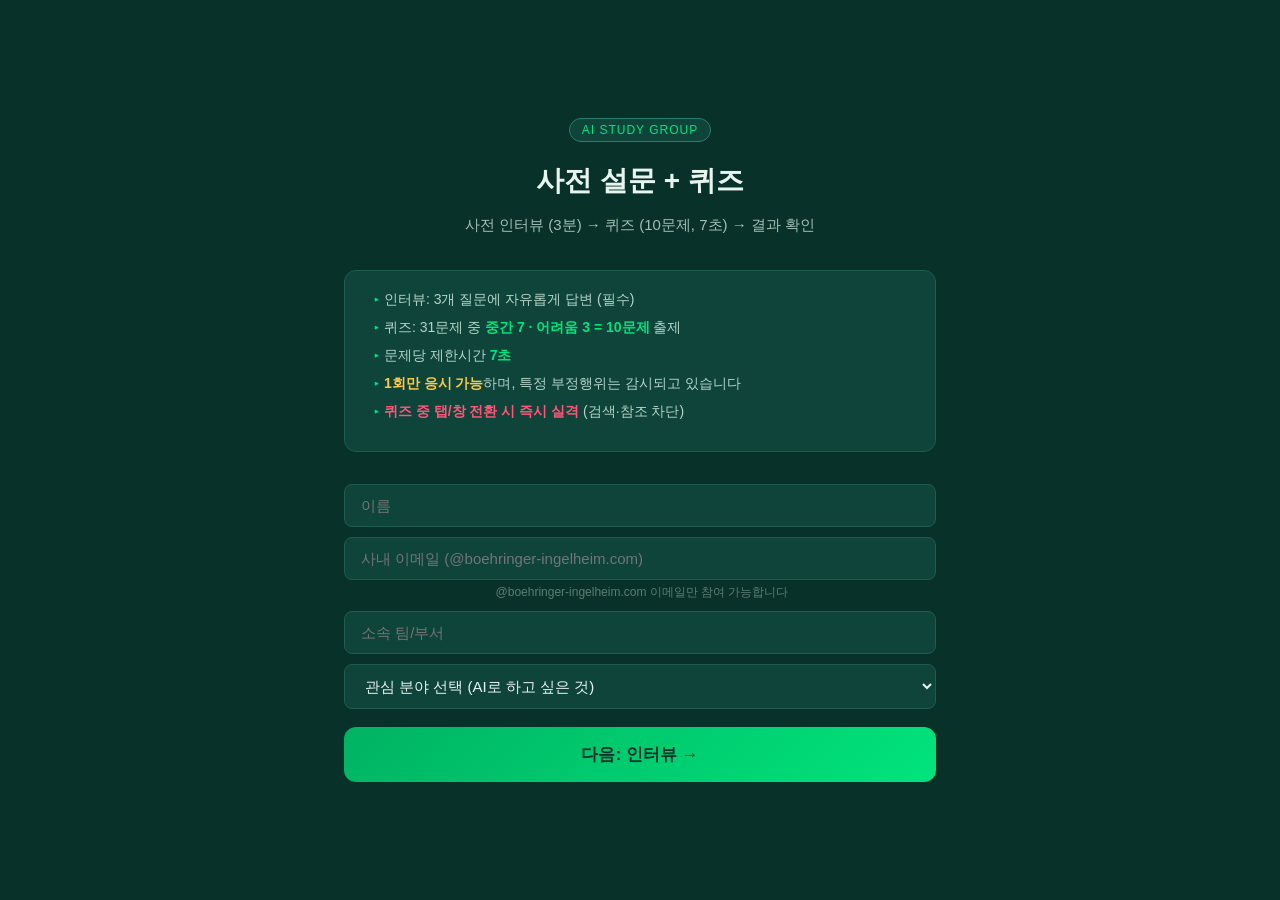
<file: index.html>
<!DOCTYPE html>
<html lang="ko">
<head>
  <meta charset="UTF-8" />
  <meta name="viewport" content="width=device-width, initial-scale=1.0" />
  <title>AI Study Group — 사전 설문</title>
  <style>
    * { box-sizing: border-box; margin: 0; padding: 0; }
    body { font-family: -apple-system, BlinkMacSystemFont, 'Segoe UI', sans-serif; background: #08312A; color: #E8F5EF; min-height: 100vh; display: flex; align-items: center; justify-content: center; }
    .container { width: 100%; max-width: 640px; padding: 24px; }
    .badge { display: inline-block; background: #0E443A; border: 1px solid #2B7D6C; color: #00E47C; font-size: 12px; padding: 4px 12px; border-radius: 20px; margin-bottom: 20px; letter-spacing: 1px; }
    h1 { font-size: 28px; font-weight: 700; margin-bottom: 12px; }
    .sub { color: #9FC0B2; font-size: 15px; line-height: 1.7; margin-bottom: 32px; }
    .rules { background: #0E443A; border: 1px solid #1F5B4E; border-radius: 12px; padding: 20px; text-align: left; margin-bottom: 32px; }
    .rules li { font-size: 14px; color: #B5D4C7; margin-bottom: 10px; padding-left: 8px; list-style: none; }
    .rules li::before { content: '▸ '; color: #00E47C; }
    .form-group { margin-bottom: 10px; }
    .form-group input, .form-group select { width: 100%; padding: 12px 16px; background: #0E443A; border: 1px solid #1F5B4E; border-radius: 8px; color: #E8F5EF; font-size: 15px; outline: none; }
    .form-group input:focus, .form-group select:focus { border-color: #00E47C; }
    .form-group input.error { border-color: #FF5577; }
    .hint { font-size: 12px; color: #5A7F72; margin-top: 4px; padding-left: 4px; }
    .hint.err { color: #FF5577; }
    select option { background: #0E443A; }
    textarea { width: 100%; padding: 12px 16px; background: #0E443A; border: 1px solid #1F5B4E; border-radius: 8px; color: #E8F5EF; font-size: 14px; margin-bottom: 10px; outline: none; font-family: inherit; resize: vertical; min-height: 80px; }
    textarea:focus { border-color: #00E47C; }
    .btn { width: 100%; padding: 16px; background: linear-gradient(135deg, #00B362, #00E47C); color: #08312A; border: none; border-radius: 12px; font-size: 17px; font-weight: 700; cursor: pointer; margin-top: 8px; }
    .btn:hover { opacity: 0.9; }
    .btn:disabled { opacity: 0.4; cursor: default; }

    /* QUIZ */
    .section { display: none; }
    .section.active { display: block; }
    .quiz-header { display: flex; justify-content: space-between; align-items: center; margin-bottom: 20px; }
    .progress-text { font-size: 13px; color: #6E9488; }
    .timer-number { font-size: 28px; font-weight: 800; color: #00E47C; min-width: 40px; text-align: right; }
    .timer-number.urgent { color: #FF5577; }
    .progress-bar-bg { height: 4px; background: #1F5B4E; border-radius: 2px; margin-bottom: 28px; }
    .progress-bar-fill { height: 100%; background: linear-gradient(90deg, #00B362, #00E47C); border-radius: 2px; transition: width 0.3s; }
    .question-box { background: #0E443A; border: 1px solid #1F5B4E; border-radius: 16px; padding: 28px; margin-bottom: 20px; }
    .question-num { font-size: 12px; color: #4DF09C; margin-bottom: 12px; letter-spacing: 1px; }
    .question-text { font-size: 18px; font-weight: 600; line-height: 1.5; }
    .options { display: flex; flex-direction: column; gap: 10px; }
    .option-btn { padding: 14px 18px; background: #0E443A; border: 1px solid #1F5B4E; border-radius: 10px; color: #E8F5EF; font-size: 15px; text-align: left; cursor: pointer; transition: all 0.15s; }
    .option-btn:hover:not(:disabled) { background: #13584B; border-color: #2B7D6C; transform: translateX(4px); }
    .option-btn.correct { background: #0D4F35; border-color: #00E47C; color: #4DF09C; }
    .option-btn.wrong { background: #3D1420; border-color: #FF5577; color: #FF8899; }
    .option-btn.reveal { background: #0D4F35; border-color: #00E47C; color: #4DF09C; opacity: 0.6; }
    .option-btn:disabled { cursor: default; }
    .feedback { margin-top: 14px; padding: 12px 16px; border-radius: 8px; font-size: 13px; line-height: 1.5; display: none; }
    .feedback.show { display: block; }
    .feedback.correct-fb { background: #0D4F35; color: #4DF09C; }
    .feedback.wrong-fb { background: #3D1420; color: #FF8899; }
    .timeout-msg { text-align: center; padding: 20px; font-size: 15px; color: #FF5577; display: none; }
    .timeout-msg.show { display: block; }
    .next-btn { width: 100%; margin-top: 18px; padding: 14px; background: #13584B; border: 1px solid #2B7D6C; border-radius: 10px; color: #4DF09C; font-size: 15px; cursor: pointer; display: none; }
    .next-btn.show { display: block; }
    .next-btn:hover { background: #1A6D5B; }

    /* RESULT */
    .result-score { font-size: 72px; font-weight: 800; background: linear-gradient(135deg, #00B362, #4DF09C); -webkit-background-clip: text; -webkit-text-fill-color: transparent; margin: 20px 0 8px; }
    .result-label { font-size: 20px; font-weight: 600; margin-bottom: 8px; }
    .result-sub { color: #6E9488; font-size: 14px; margin-bottom: 32px; }
    .result-breakdown { background: #0E443A; border: 1px solid #1F5B4E; border-radius: 12px; padding: 20px; margin-bottom: 28px; text-align: left; }
    .result-breakdown h3 { font-size: 14px; color: #6E9488; margin-bottom: 14px; }
    .result-row { display: flex; justify-content: space-between; font-size: 14px; margin-bottom: 8px; padding-bottom: 8px; border-bottom: 1px solid #1F5B4E; }
    .result-row:last-child { border-bottom: none; }
    .result-row .q-text { color: #B5D4C7; flex: 1; padding-right: 12px; }
    .result-row .q-status { font-weight: 600; white-space: nowrap; }
    .result-row .q-status.ok { color: #4DF09C; }
    .result-row .q-status.fail { color: #FF5577; }
    .saving-msg { color: #00E47C; font-size: 13px; margin-top: 8px; display: none; }
    .saving-msg.show { display: block; }
    .submitted-msg { background: #0D4F35; border: 1px solid #00E47C44; border-radius: 12px; padding: 20px; color: #4DF09C; font-size: 15px; display: none; }
    .submitted-msg.show { display: block; }

    /* INTERVIEW */
    .interview-label { font-size: 14px; color: #B5D4C7; font-weight: 600; margin-bottom: 4px; text-align: left; }
    .interview-hint { font-size: 12px; color: #5A7F72; margin-bottom: 8px; text-align: left; }
  </style>
</head>
<body>
<div class="container">

  <!-- ALREADY SUBMITTED -->
  <div id="alreadyDone" class="section" style="text-align:center">
    <div style="background:#0E443A;border:1px solid #1F5B4E;border-radius:16px;padding:40px;margin-top:40px">
      <div style="font-size:48px;margin-bottom:16px">✅</div>
      <h2 style="font-size:20px;margin-bottom:12px">이미 제출하셨습니다</h2>
      <p id="alreadyMsg" style="color:#9FC0B2;font-size:14px;line-height:1.7"></p>
    </div>
  </div>

  <!-- DISQUALIFIED -->
  <div id="disqualified" class="section" style="text-align:center">
    <div style="background:#3D1420;border:1px solid #FF5577;border-radius:16px;padding:40px;margin-top:40px">
      <div style="font-size:48px;margin-bottom:16px">⛔</div>
      <h2 style="font-size:22px;margin-bottom:12px;color:#FF8899">실격 처리되었습니다</h2>
      <p style="color:#FFB0B0;font-size:14px;line-height:1.8">
        퀴즈 진행 중 <strong>탭/창 전환</strong>이 감지되어 자동 실격 처리되었습니다.<br>
        재응시는 불가능하며, 이의가 있으면 관리자에게 문의해주세요.
      </p>
    </div>
  </div>

  <!-- STEP 1: INTRO + 기본정보 -->
  <div id="step1" class="section active" style="text-align:center">
    <div class="badge">AI STUDY GROUP</div>
    <h1>사전 설문 + 퀴즈</h1>
    <p class="sub">사전 인터뷰 (3분) → 퀴즈 (10문제, 7초) → 결과 확인</p>
    <div class="rules">
      <li>인터뷰: 3개 질문에 자유롭게 답변 (필수)</li>
      <li>퀴즈: 31문제 중 <strong style="color:#00E47C">중간 7 · 어려움 3 = 10문제</strong> 출제</li>
      <li>문제당 제한시간 <strong style="color:#00E47C">7초</strong></li>
      <li><strong style="color:#FFC845">1회만 응시 가능</strong>하며, 특정 부정행위는 감시되고 있습니다</li>
      <li><strong style="color:#FF5577">퀴즈 중 탭/창 전환 시 즉시 실격</strong> (검색·참조 차단)</li>
    </div>
    <div class="form-group"><input type="text" id="inputName" placeholder="이름" /></div>
    <div class="form-group">
      <input type="email" id="inputEmail" placeholder="사내 이메일 (@boehringer-ingelheim.com)" />
      <div class="hint" id="emailHint">@boehringer-ingelheim.com 이메일만 참여 가능합니다</div>
    </div>
    <div class="form-group"><input type="text" id="inputTeam" placeholder="소속 팀/부서" /></div>
    <div class="form-group">
      <select id="inputInterest">
        <option value="">관심 분야 선택 (AI로 하고 싶은 것)</option>
        <option>업무 자동화 (Workflow)</option>
        <option>데이터 분석</option>
        <option>데이터 시각화 / 대시보드</option>
        <option>이미지 생성</option>
        <option>문서 요약·번역</option>
        <option>슬라이드·리포트 자동화</option>
        <option>AI 에이전트/챗봇</option>
        <option>아직 잘 모르겠음</option>
      </select>
    </div>
    <button class="btn" id="toInterviewBtn" onclick="goToInterview()">다음: 인터뷰 →</button>
  </div>

  <!-- STEP 2: INTERVIEW (필수, 퀴즈 전) -->
  <div id="step2" class="section">
    <div class="badge">STEP 2 / 3</div>
    <h1>인터뷰</h1>
    <p class="sub">아래 3개 질문에 자유롭게 답해주세요. 레벨 배정 참고용입니다.</p>

    <div class="interview-label">1. AI 활용 경험</div>
    <div class="interview-hint">업무에 AI 도구를 써본 적 있다면, 어떤 도구로 어떤 용도로 사용했나요?</div>
    <textarea id="inputUsecase" placeholder="예: ChatGPT로 이메일 초안 작성, Claude로 논문 요약, Copilot으로 엑셀 정리 등"></textarea>

    <div class="interview-label">2. 스터디 기대사항</div>
    <div class="interview-hint">이 스터디에서 가장 배우고 싶거나 만들고 싶은 것은?</div>
    <textarea id="inputWant" placeholder="예: 데이터 자동 정리, 나만의 AI 도구 만들기, 대시보드 제작 등"></textarea>

    <div class="interview-label">3. AI vs LLM 용어 논쟁</div>
    <div class="interview-hint">요즘 'AI' 대신 'LLM'이라고 정확히 부르자는 움직임이 있습니다. 이에 대한 본인의 생각은?</div>
    <textarea id="inputComment" placeholder="자유 답변 (1~2문장이면 충분합니다)"></textarea>

    <div style="background:#0E443A;border:1px solid #1F5B4E;border-radius:12px;padding:20px;margin-top:20px;margin-bottom:16px;text-align:left">
      <p style="font-size:14px;color:#B5D4C7;font-weight:600;margin-bottom:12px">참여 동의</p>
      <label style="display:flex;gap:10px;align-items:flex-start;cursor:pointer;font-size:13px;color:#9FC0B2;line-height:1.6;margin-bottom:10px">
        <input type="checkbox" id="chkCommit" style="margin-top:4px;min-width:16px;flex-shrink:0">
        <span>이 스터디는 업무 연관성이 있으나, <strong style="color:#4DF09C">개인 역량 개발</strong>을 위한 활동입니다. 프로젝트 참여 시 근무 외 시간(non-working hours)에 추가적인 시간 투자가 필요할 수 있음을 이해합니다.</span>
      </label>
      <label style="display:flex;gap:10px;align-items:flex-start;cursor:pointer;font-size:13px;color:#9FC0B2;line-height:1.6">
        <input type="checkbox" id="chkExtra" style="margin-top:4px;min-width:16px;flex-shrink:0">
        <span>스터디 프로젝트에 <strong style="color:#4DF09C">extra mile</strong>로 기여할 의향이 있으며, 이를 통해 실질적인 AI 역량을 쌓겠다는 데 동의합니다.</span>
      </label>
    </div>
    <button class="btn" onclick="goToQuiz()">다음: 퀴즈 시작 →</button>
  </div>

  <!-- STEP 3: QUIZ -->
  <div id="step3" class="section">
    <div class="quiz-header">
      <span class="progress-text" id="progressText">1 / 10</span>
      <div style="display:flex;align-items:center;gap:8px">
        <span style="font-size:13px;color:#2B7D6C">⏱</span>
        <span class="timer-number" id="timerNum">7</span>
      </div>
    </div>
    <div class="progress-bar-bg"><div class="progress-bar-fill" id="progressBar" style="width:10%"></div></div>
    <div class="question-box">
      <div class="question-num" id="questionNum">Q1</div>
      <div class="question-text" id="questionText"></div>
    </div>
    <div class="options" id="optionsContainer"></div>
    <div class="timeout-msg" id="timeoutMsg">⏰ 시간 초과!</div>
    <div class="feedback" id="feedback"></div>
    <button class="next-btn" id="nextBtn" onclick="nextQuestion()">다음 →</button>
  </div>

  <!-- STEP 4: RESULT -->
  <div id="step4" class="section" style="text-align:center">
    <div class="badge">결과</div>
    <div class="result-score" id="scoreDisplay"></div>
    <div class="result-label" id="scoreLabel"></div>
    <div class="result-sub" id="scoreSub"></div>
    <div class="result-breakdown">
      <h3>문항별 결과</h3>
      <div id="breakdownList"></div>
    </div>
    <button class="btn" id="submitBtn" onclick="submitResult()">결과 제출하기</button>
    <div class="saving-msg" id="savingMsg">⏳ 저장 중...</div>
    <div class="submitted-msg" id="submittedMsg">
      ✅ 제출 완료!<br><br>
      킥오프: <strong>2026년 4월 29일 (수)</strong> 점심 + 오후 2~3시<br>
      Teams 채널 안내는 추후 별도 공지 예정입니다.
    </div>
  </div>

</div>
<script>
// ?reset 으로 접속하면 localStorage 초기화
if (location.search.includes('reset')) {
  Object.keys(localStorage).filter(k => k.startsWith('bik_')).forEach(k => localStorage.removeItem(k));
  location.href = location.pathname;
}

const APPS_SCRIPT_URL = 'https://script.google.com/macros/s/AKfycbxpaZuZa6RYzMUXxMX82AF2PuFn6O8rXjqAPYUZv003Xel0Y0YNBOYgvdm8hQUPajvVBA/exec';
const TIMER_SECONDS = 7;

function checkAlreadySubmitted(email) {
  return localStorage.getItem('bik_submitted_' + btoa(email.toLowerCase()));
}
function markSubmitted(email, name, score) {
  localStorage.setItem('bik_submitted_' + btoa(email.toLowerCase()), JSON.stringify({ name, score, at: new Date().toISOString() }));
}

let allQuestions = [], selected = [], current = 0, score = 0;
let history = [], timerInterval = null, timeLeft = TIMER_SECONDS, answered = false;
let userInfo = {};
let userIp = null;
let tabWatchActive = false;

// ── IP 조회 (페이지 로드 즉시, non-blocking) ──
async function fetchClientIp() {
  try {
    const res = await fetch('https://api.ipify.org?format=json');
    const data = await res.json();
    userIp = data.ip || 'unknown';
  } catch (e) {
    try {
      const res2 = await fetch('https://ipapi.co/json/');
      const data2 = await res2.json();
      userIp = data2.ip || 'unknown';
    } catch (e2) {
      userIp = 'fetch_failed';
    }
  }
}
fetchClientIp();

// ── TAB-SWITCH DETECTION ──
function handleVisibilityChange() {
  if (!tabWatchActive) return;
  if (document.hidden) handleDisqualification('tab_switch');
}
function activateTabWatch() {
  if (tabWatchActive) return;
  tabWatchActive = true;
  document.addEventListener('visibilitychange', handleVisibilityChange);
}
function deactivateTabWatch() {
  tabWatchActive = false;
  document.removeEventListener('visibilitychange', handleVisibilityChange);
}
function handleDisqualification(reason) {
  if (!tabWatchActive) return;
  deactivateTabWatch();
  clearInterval(timerInterval);
  const submission = {
    name: userInfo.name || '', email: userInfo.email || '', team: userInfo.team || '',
    job: userInfo.interest || '',
    score: 'DQ', scoreNum: 0, level: 'DISQUALIFIED',
    usecase: userInfo.usecase || '', want: userInfo.want || '', comment: userInfo.comment || '',
    userAgent: navigator.userAgent, ip: userIp || 'pending', submittedAt: new Date().toISOString(),
    disqualified: true, dqReason: reason, progress: `${current + 1}/10`,
    answers: history.map((h, i) => ({ q: `Q${i+1}`, result: h.timedOut ? '시간초과' : h.correct ? '정답' : '오답' }))
  };
  try {
    const url = APPS_SCRIPT_URL + '?payload=' + encodeURIComponent(JSON.stringify(submission));
    fetch(url, { mode: 'no-cors' });
  } catch (e) { /* fire and forget */ }
  if (userInfo.email) markSubmitted(userInfo.email, userInfo.name, 'DQ');
  showSection('disqualified');
}

async function loadQuestions() {
  allQuestions = await (await fetch('questions.json')).json();
}
loadQuestions();

function shuffle(arr) {
  const a = [...arr];
  for (let i = a.length - 1; i > 0; i--) { const j = Math.floor(Math.random() * (i + 1)); [a[i], a[j]] = [a[j], a[i]]; }
  return a;
}

function showSection(id) {
  document.querySelectorAll('.section').forEach(s => s.classList.remove('active'));
  document.getElementById(id).classList.add('active');
  window.scrollTo(0, 0);
}

function showAlreadyDone(name, score, level) {
  const dq = level === 'DISQUALIFIED' || score === 'DQ';
  const statusHtml = dq
    ? `<strong style="color:#FF5577">실격 처리</strong>되셨습니다`
    : `<strong style="color:#00E47C">${score}</strong>${String(score).includes('/') ? '' : '/10'}점으로 제출하셨습니다`;
  document.getElementById('alreadyMsg').innerHTML = `${name}님은 이미 ${statusHtml}.<br>킥오프: <strong>2026년 4월 29일 (수)</strong>`;
  showSection('alreadyDone');
}

// ── STEP 1 → STEP 2 (Honor system: 이메일 인증 없이 바로 진행) ──
function goToInterview() {
  const name = document.getElementById('inputName').value.trim();
  const email = document.getElementById('inputEmail').value.trim().toLowerCase();
  const team = document.getElementById('inputTeam').value.trim();
  const interest = document.getElementById('inputInterest').value;
  if (!name || !email || !team || !interest) { alert('모든 항목을 입력해주세요.'); return; }
  if (!email.endsWith('@boehringer-ingelheim.com')) {
    document.getElementById('inputEmail').classList.add('error');
    const h = document.getElementById('emailHint'); h.textContent = '❌ @boehringer-ingelheim.com 이메일만 참여 가능합니다.'; h.classList.add('err');
    return;
  }

  const prev = checkAlreadySubmitted(email);
  if (prev) {
    const d = JSON.parse(prev);
    showAlreadyDone(d.name, d.score, d.score === 'DQ' ? 'DISQUALIFIED' : '');
    return;
  }

  userInfo = { name, email, team, interest };
  showSection('step2');
}

// ── 연습 문제 ──
const PRACTICE = {
  question: 'AI Champion 김경문(BIK Obesity/MASH Medical Lead)에 대한 설명 중 사실과 다른 것은?',
  options: ['잘생겼다', '똑똑하다', '현명하다', 'CD&O 소속이다'],
  answer: 3,
  explanation: '정답! 김경문은 Medical Affairs 소속이며 CD&O는 아닙니다. 나머지는… 판단에 맡기겠습니다 😎 이제 본 퀴즈를 시작합니다!'
};
let isPractice = false;

// ── STEP 2 → STEP 3 (연습 문제 먼저) ──
function goToQuiz() {
  const uc = document.getElementById('inputUsecase').value.trim();
  const wt = document.getElementById('inputWant').value.trim();
  const cm = document.getElementById('inputComment').value.trim();
  if (!uc || !wt || !cm) { alert('모든 인터뷰 질문에 답해주세요.'); return; }
  if (!document.getElementById('chkCommit').checked || !document.getElementById('chkExtra').checked) { alert('참여 동의 항목을 모두 체크해주세요.'); return; }
  userInfo.usecase = uc; userInfo.want = wt; userInfo.comment = cm;
  const mediumPool = allQuestions.filter(q => q.difficulty === 'medium');
  const hardPool = allQuestions.filter(q => q.difficulty === 'hard');
  const picked = [...shuffle(mediumPool).slice(0, 7), ...shuffle(hardPool).slice(0, 3)];
  selected = shuffle(picked);
  current = 0; score = 0; history = [];
  showSection('step3');
  showPractice();
}
function showPractice() {
  isPractice = true;
  document.getElementById('progressText').textContent = '연습';
  document.getElementById('progressBar').style.width = '0%';
  document.getElementById('questionNum').textContent = '연습 문제';
  document.getElementById('questionText').textContent = PRACTICE.question;
  document.getElementById('timeoutMsg').classList.remove('show');
  document.getElementById('feedback').classList.remove('show', 'correct-fb', 'wrong-fb');
  document.getElementById('nextBtn').classList.remove('show');
  document.getElementById('timerNum').textContent = '∞';
  document.getElementById('timerNum').classList.remove('urgent');
  const container = document.getElementById('optionsContainer');
  container.innerHTML = '';
  PRACTICE.options.forEach((opt, i) => {
    const btn = document.createElement('button'); btn.className = 'option-btn'; btn.textContent = opt;
    btn.onclick = () => {
      document.querySelectorAll('.option-btn').forEach((b, j) => {
        b.disabled = true;
        if (j === PRACTICE.answer) b.classList.add(i === j ? 'correct' : 'reveal');
        if (j === i && i !== PRACTICE.answer) b.classList.add('wrong');
      });
      const fb = document.getElementById('feedback');
      fb.textContent = (i === PRACTICE.answer ? '✓ ' : '✗ ') + PRACTICE.explanation;
      fb.className = `feedback show ${i === PRACTICE.answer ? 'correct-fb' : 'wrong-fb'}`;
      document.getElementById('nextBtn').classList.add('show');
      document.getElementById('nextBtn').textContent = '본 퀴즈 시작 →';
    };
    container.appendChild(btn);
  });
}

// ── QUIZ ──
function showQuestion() {
  activateTabWatch();
  answered = false; clearInterval(timerInterval); timeLeft = TIMER_SECONDS;
  const q = selected[current], idx = current + 1;
  document.getElementById('progressText').textContent = `${idx} / 10`;
  document.getElementById('progressBar').style.width = `${idx * 10}%`;
  document.getElementById('questionNum').textContent = `Q${idx}`;
  document.getElementById('questionText').textContent = q.question;
  document.getElementById('timeoutMsg').classList.remove('show');
  document.getElementById('feedback').classList.remove('show', 'correct-fb', 'wrong-fb');
  document.getElementById('nextBtn').classList.remove('show');
  updateTimer(TIMER_SECONDS);

  // 옵션 셔플 — 위치 편향 제거
  const indexed = q.options.map((opt, i) => ({ opt, isCorrect: i === q.answer }));
  const shuffled = shuffle(indexed);
  q._shuffledOptions = shuffled.map(x => x.opt);
  q._shuffledAnswer = shuffled.findIndex(x => x.isCorrect);

  const container = document.getElementById('optionsContainer');
  container.innerHTML = '';
  q._shuffledOptions.forEach((opt, i) => {
    const btn = document.createElement('button'); btn.className = 'option-btn'; btn.textContent = opt;
    btn.onclick = () => selectAnswer(i); container.appendChild(btn);
  });
  timerInterval = setInterval(() => { timeLeft--; updateTimer(timeLeft); if (timeLeft <= 0) { clearInterval(timerInterval); handleTimeout(); } }, 1000);
}
function updateTimer(n) { const el = document.getElementById('timerNum'); el.textContent = n; el.classList.toggle('urgent', n <= 2); }
function selectAnswer(idx) {
  if (answered) return; answered = true; clearInterval(timerInterval);
  const q = selected[current], correct = q._shuffledAnswer !== undefined ? q._shuffledAnswer : q.answer, ok = idx === correct;
  document.querySelectorAll('.option-btn').forEach((b, i) => { b.disabled = true; if (i === correct) b.classList.add(idx === i ? 'correct' : 'reveal'); if (i === idx && !ok) b.classList.add('wrong'); });
  if (ok) score++;
  history.push({ question: q.question, correct: ok, timedOut: false });
  const fb = document.getElementById('feedback');
  fb.textContent = (ok ? '✓ 정답! ' : '✗ 오답. ') + q.explanation;
  fb.className = `feedback show ${ok ? 'correct-fb' : 'wrong-fb'}`;
  document.getElementById('nextBtn').classList.add('show');
}
function handleTimeout() {
  if (answered) return; answered = true;
  const q = selected[current];
  const correctIdx = q._shuffledAnswer !== undefined ? q._shuffledAnswer : q.answer;
  const correctOpt = q._shuffledOptions ? q._shuffledOptions[correctIdx] : q.options[q.answer];
  document.querySelectorAll('.option-btn').forEach((b, i) => { b.disabled = true; if (i === correctIdx) b.classList.add('reveal'); });
  history.push({ question: q.question, correct: false, timedOut: true });
  document.getElementById('timeoutMsg').classList.add('show');
  const fb = document.getElementById('feedback');
  fb.textContent = '⏱ 시간 초과. 정답: ' + correctOpt + ' — ' + q.explanation;
  fb.className = 'feedback show wrong-fb';
  document.getElementById('nextBtn').classList.add('show');
}
function nextQuestion() {
  if (isPractice) { isPractice = false; document.getElementById('nextBtn').textContent = '다음 →'; showQuestion(); return; }
  current++;
  if (current >= 10) { deactivateTabWatch(); showResult(); }
  else showQuestion();
}

// ── RESULT ──
function showResult() {
  showSection('step4');
  document.getElementById('scoreDisplay').textContent = `${score}/10`;
  let label, sub;
  if (score >= 8) { label = '🔥 AI 지식 탁월!'; sub = 'L2~L3 트랙 추천'; }
  else if (score >= 5) { label = '👍 기본기 양호'; sub = 'L1~L2 트랙 추천'; }
  else { label = '✨ 이제 시작!'; sub = 'L1 트랙에서 기초부터'; }
  document.getElementById('scoreLabel').textContent = label;
  document.getElementById('scoreSub').textContent = sub;
  document.getElementById('breakdownList').innerHTML = history.map((h, i) =>
    `<div class="result-row"><span class="q-text">Q${i+1}. ${h.question.slice(0,40)}${h.question.length>40?'…':''}</span><span class="q-status ${h.correct?'ok':'fail'}">${h.timedOut?'⏰ 시간초과':h.correct?'✓ 정답':'✗ 오답'}</span></div>`
  ).join('');
}

// ── SUBMIT ──
async function submitResult() {
  const btn = document.getElementById('submitBtn'), sav = document.getElementById('savingMsg');
  btn.disabled = true; sav.classList.add('show');
  const submission = {
    name: userInfo.name, email: userInfo.email, team: userInfo.team, job: userInfo.interest || '',
    score: `${score}/10`, scoreNum: score,
    level: score >= 8 ? 'L2~L3' : score >= 5 ? 'L1~L2' : 'L1',
    usecase: userInfo.usecase || '', want: userInfo.want || '', comment: userInfo.comment || '',
    userAgent: navigator.userAgent, ip: userIp || 'pending', submittedAt: new Date().toISOString(),
    answers: history.map((h, i) => ({ q: `Q${i+1}`, result: h.timedOut ? '시간초과' : h.correct ? '정답' : '오답' }))
  };
  try {
    const url = APPS_SCRIPT_URL + '?payload=' + encodeURIComponent(JSON.stringify(submission));
    await fetch(url, { mode: 'no-cors' });
    markSubmitted(userInfo.email, userInfo.name, score);
    sav.classList.remove('show');
    document.getElementById('submittedMsg').classList.add('show');
  } catch (e) {
    sav.classList.remove('show'); btn.disabled = false;
    alert('제출 중 오류가 발생했습니다. 다시 시도해주세요.');
  }
}
</script>
</body>
</html>
</file>
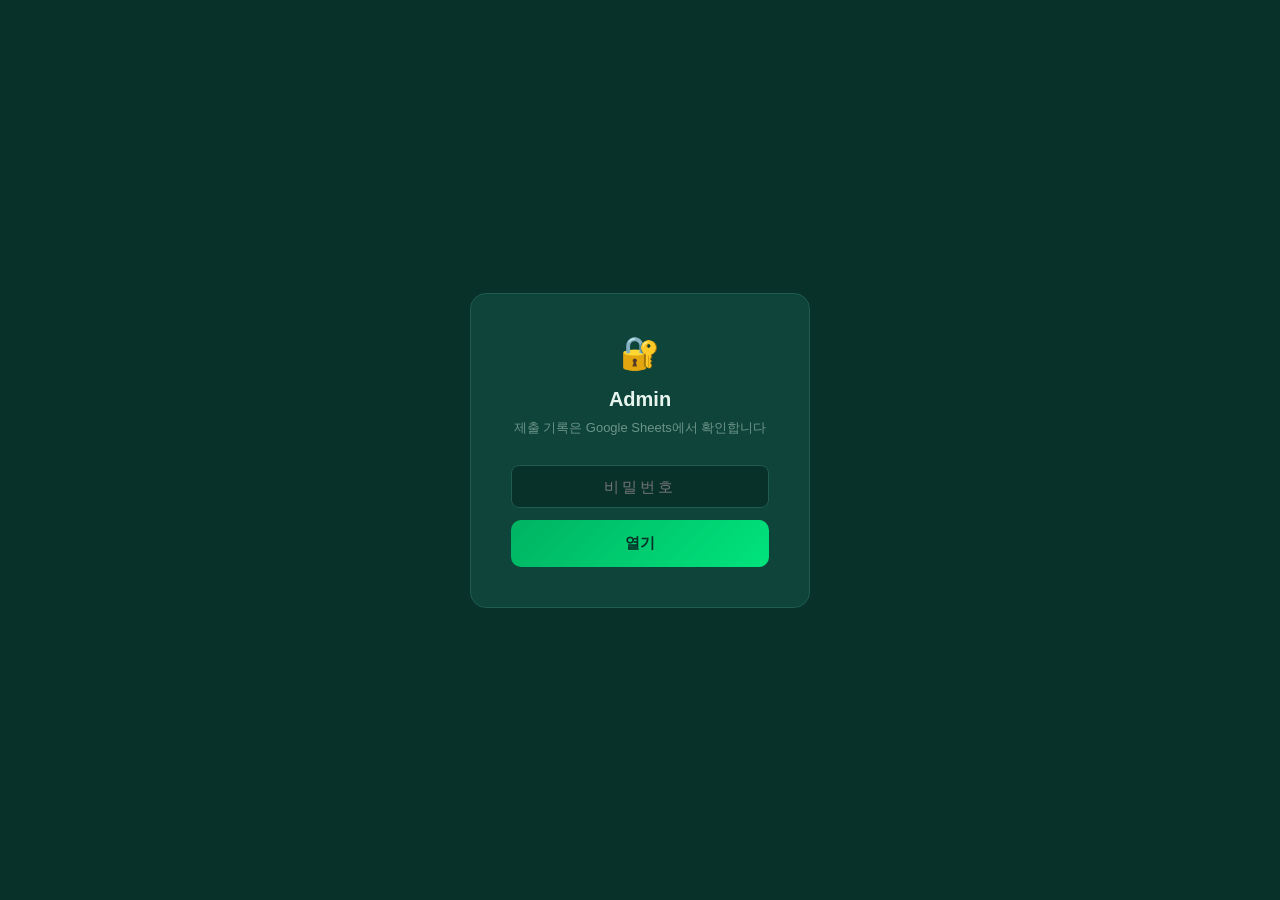
<file: admin.html>
<!DOCTYPE html>
<html lang="ko">
<head>
  <meta charset="UTF-8" />
  <meta name="viewport" content="width=device-width, initial-scale=1.0" />
  <title>Admin — AI Study Group</title>
  <style>
    * { box-sizing: border-box; margin: 0; padding: 0; }
    body {
      font-family: -apple-system, BlinkMacSystemFont, 'Segoe UI', sans-serif;
      background: #08312A; color: #E8F5EF;
      min-height: 100vh; display: flex; align-items: center; justify-content: center;
    }
    .box {
      background: #0E443A; border: 1px solid #1F5B4E; border-radius: 16px;
      padding: 40px; width: 340px; text-align: center;
    }
    .box h2 { font-size: 20px; margin-bottom: 8px; }
    .box p  { color: #6E9488; font-size: 13px; margin-bottom: 28px; }
    input {
      width: 100%; padding: 12px 16px; background: #08312A;
      border: 1px solid #1F5B4E; border-radius: 8px; color: #E8F5EF;
      font-size: 15px; outline: none; margin-bottom: 12px;
      text-align: center; letter-spacing: 3px; transition: border-color 0.2s;
    }
    input:focus { border-color: #00E47C; }
    input.error { border-color: #FF5577; }
    .btn {
      width: 100%; padding: 14px;
      background: linear-gradient(135deg, #00B362, #00E47C);
      color: #08312A; border: none; border-radius: 10px;
      font-size: 15px; font-weight: 700; cursor: pointer;
    }
    .btn:hover { opacity: 0.9; }
    .err { color: #FF5577; font-size: 13px; margin-top: 10px; display: none; }
    .err.show { display: block; }
  </style>
</head>
<body>
  <div class="box">
    <div style="font-size:32px;margin-bottom:16px">🔐</div>
    <h2>Admin</h2>
    <p>제출 기록은 Google Sheets에서 확인합니다</p>
    <input type="password" id="pw" placeholder="비밀번호" onkeydown="if(event.key==='Enter')login()" />
    <button class="btn" onclick="login()">열기</button>
    <div class="err" id="err">비밀번호가 올바르지 않습니다.</div>
  </div>
<script>
const HASH = '4f15cc813b8ad664288ab22e9f1ee96a6f744a2e7fc8c3a0a3aeff395b4cee3e';
const SHEETS = 'https://docs.google.com/spreadsheets/d/1zvDfCA9sjqZKpWLReT7F8LBPK1neusessEVETLaANKU/edit';

async function login() {
  const pw = document.getElementById('pw').value;
  const buf = await crypto.subtle.digest('SHA-256', new TextEncoder().encode(pw));
  const hash = Array.from(new Uint8Array(buf)).map(b => b.toString(16).padStart(2,'0')).join('');
  if (hash === HASH) {
    window.location.href = SHEETS;
  } else {
    document.getElementById('pw').classList.add('error');
    document.getElementById('err').classList.add('show');
  }
}
</script>
</body>
</html>
</file>
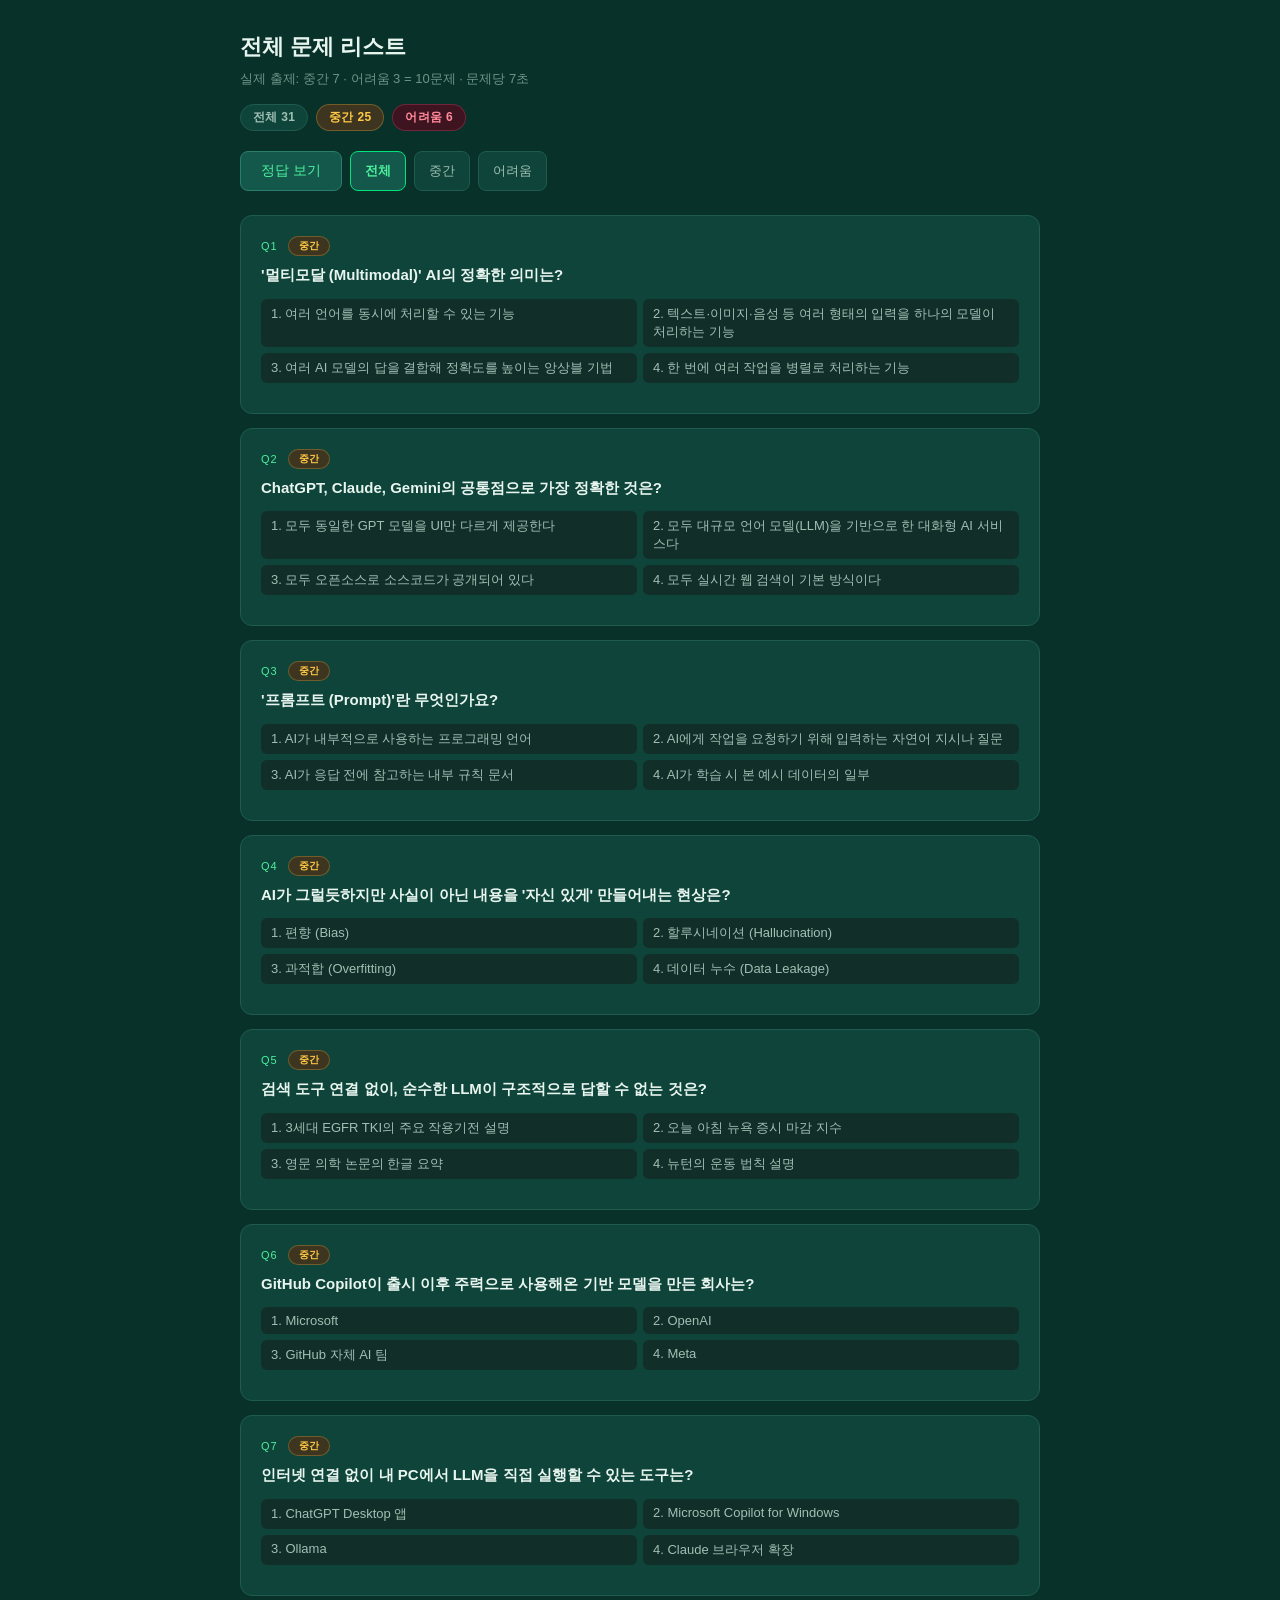
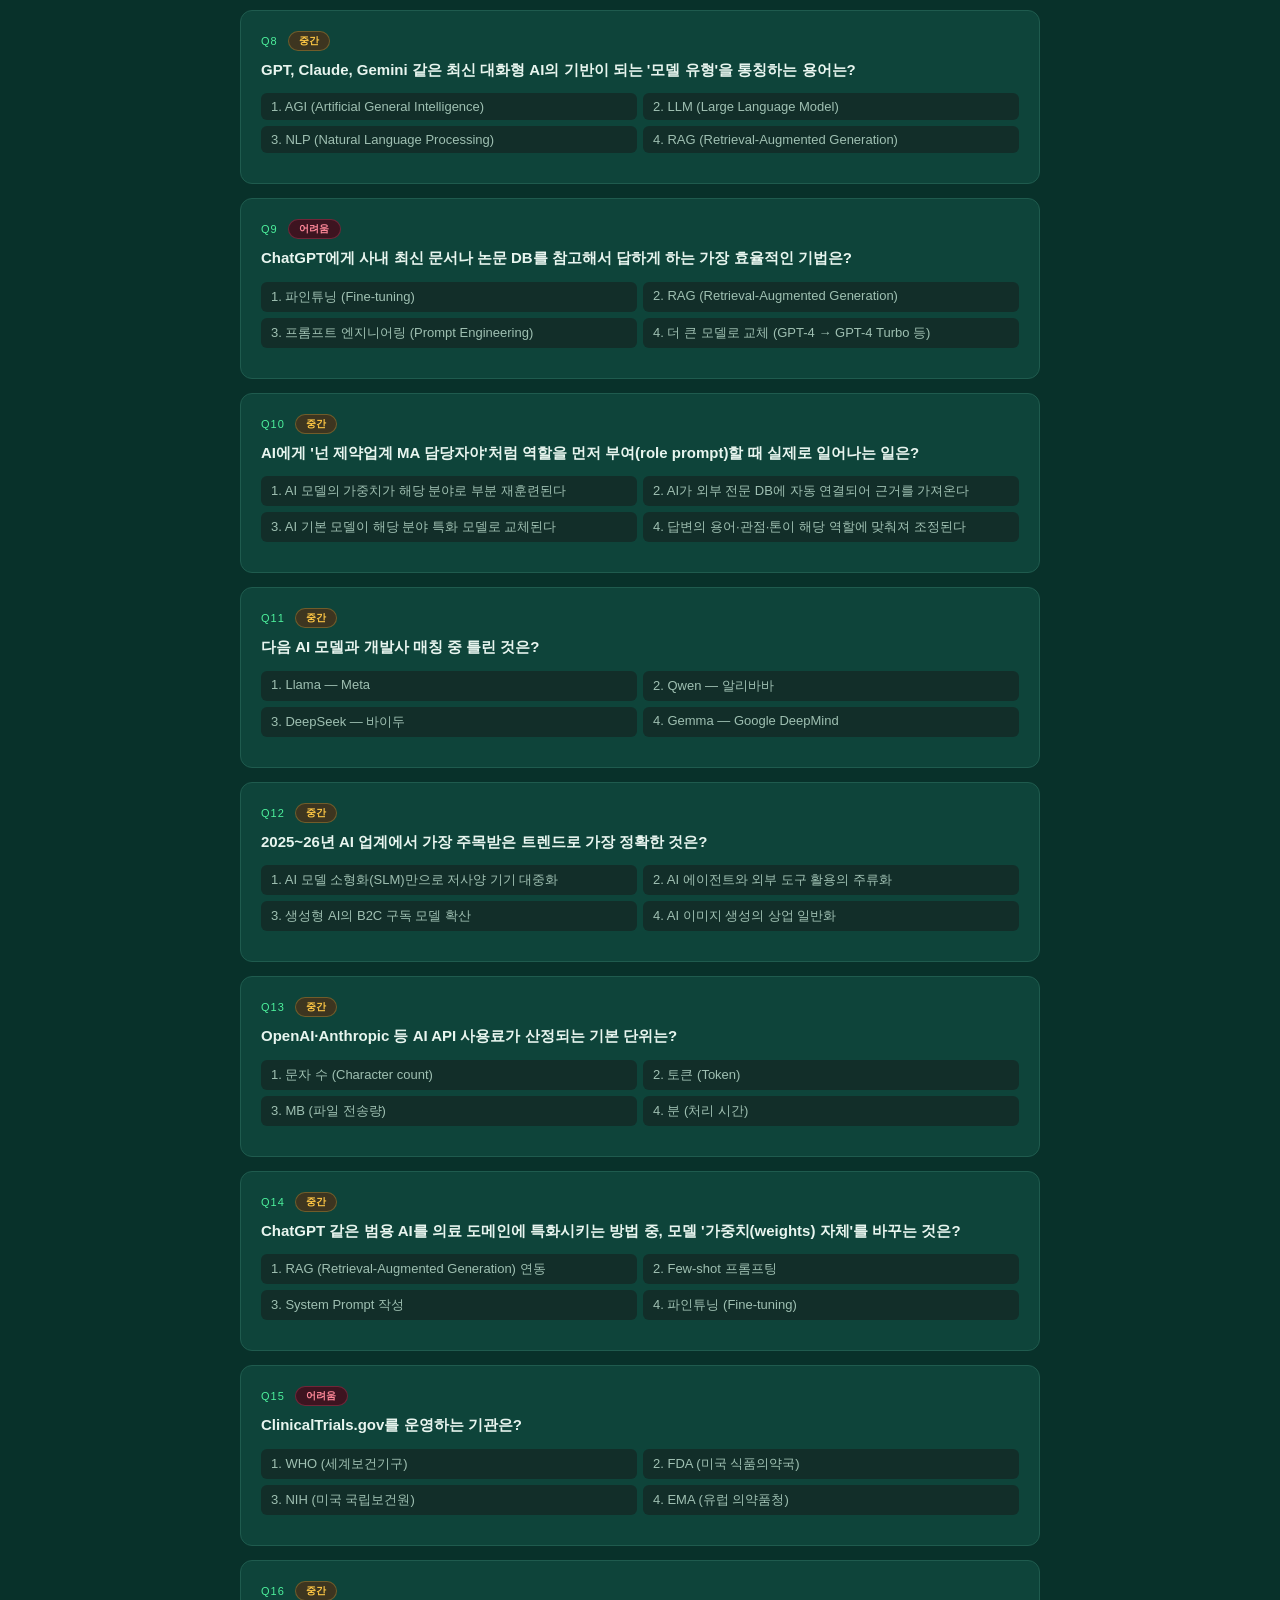
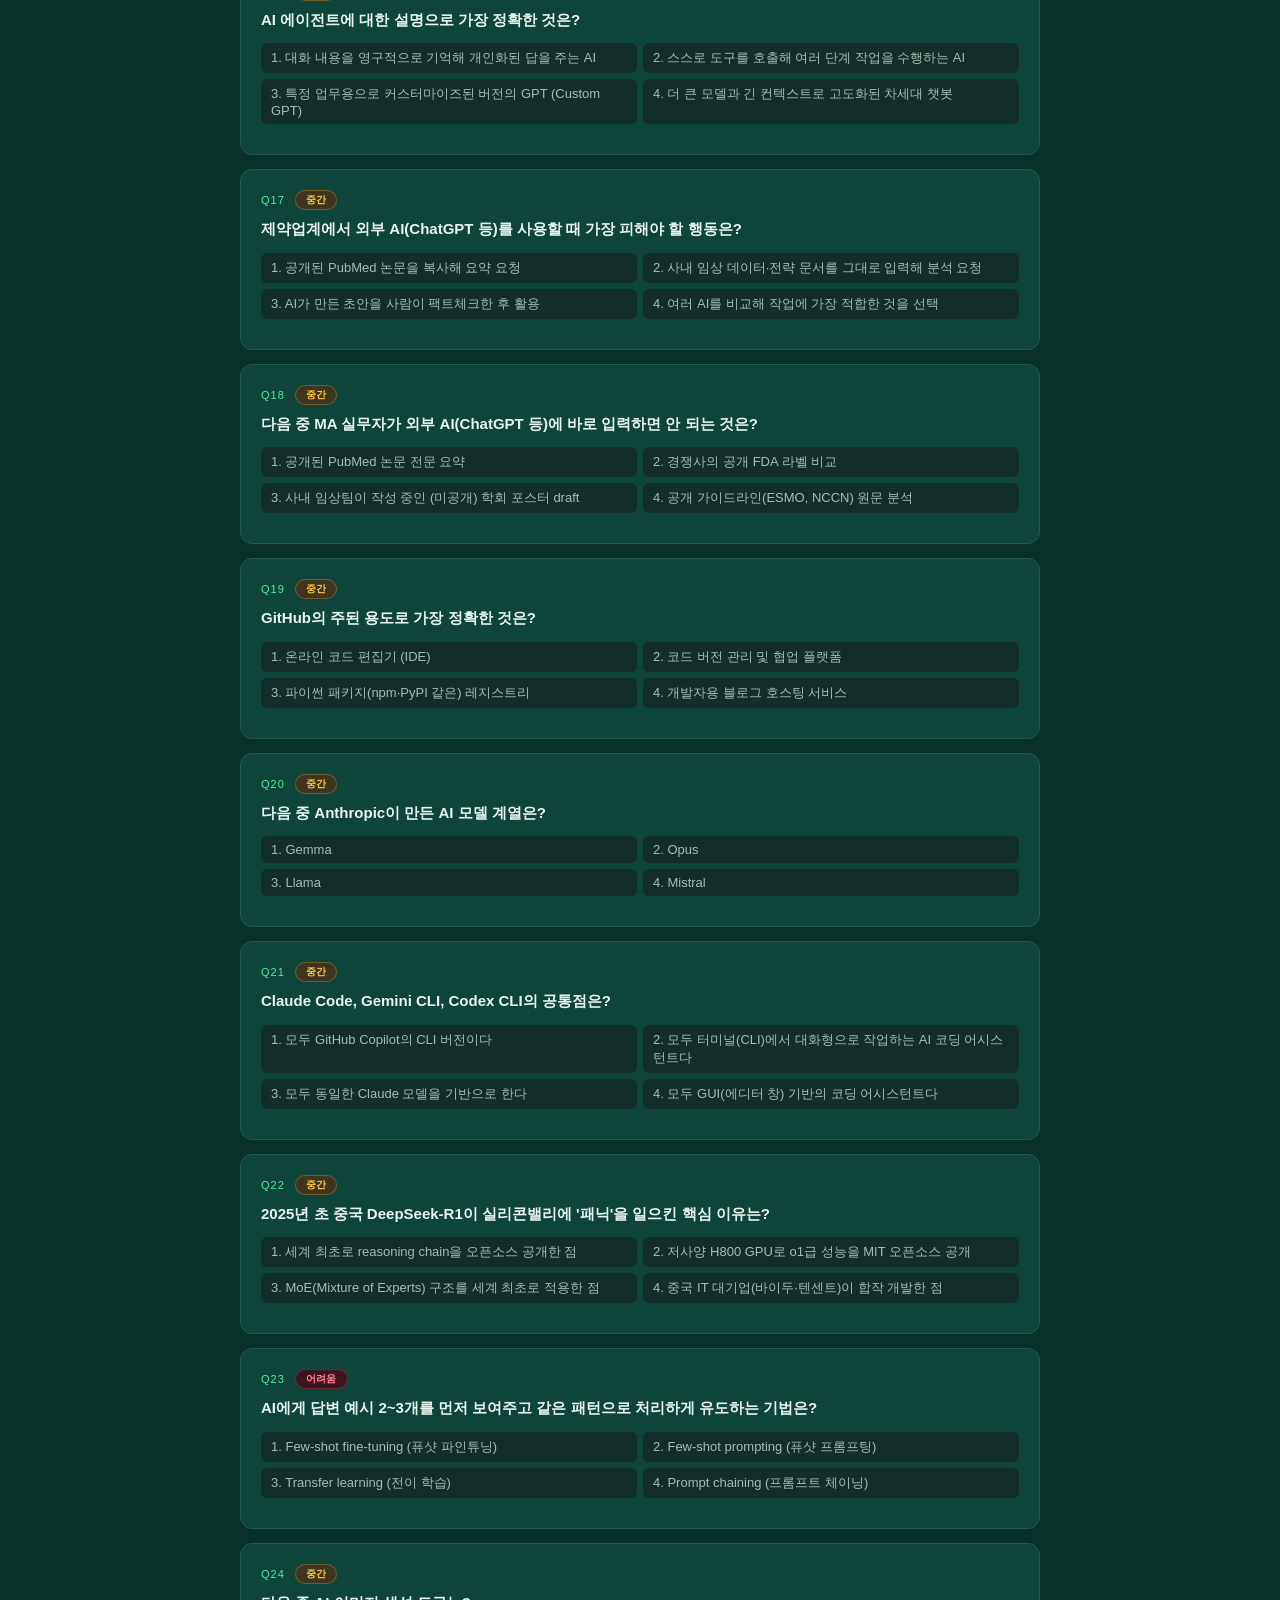
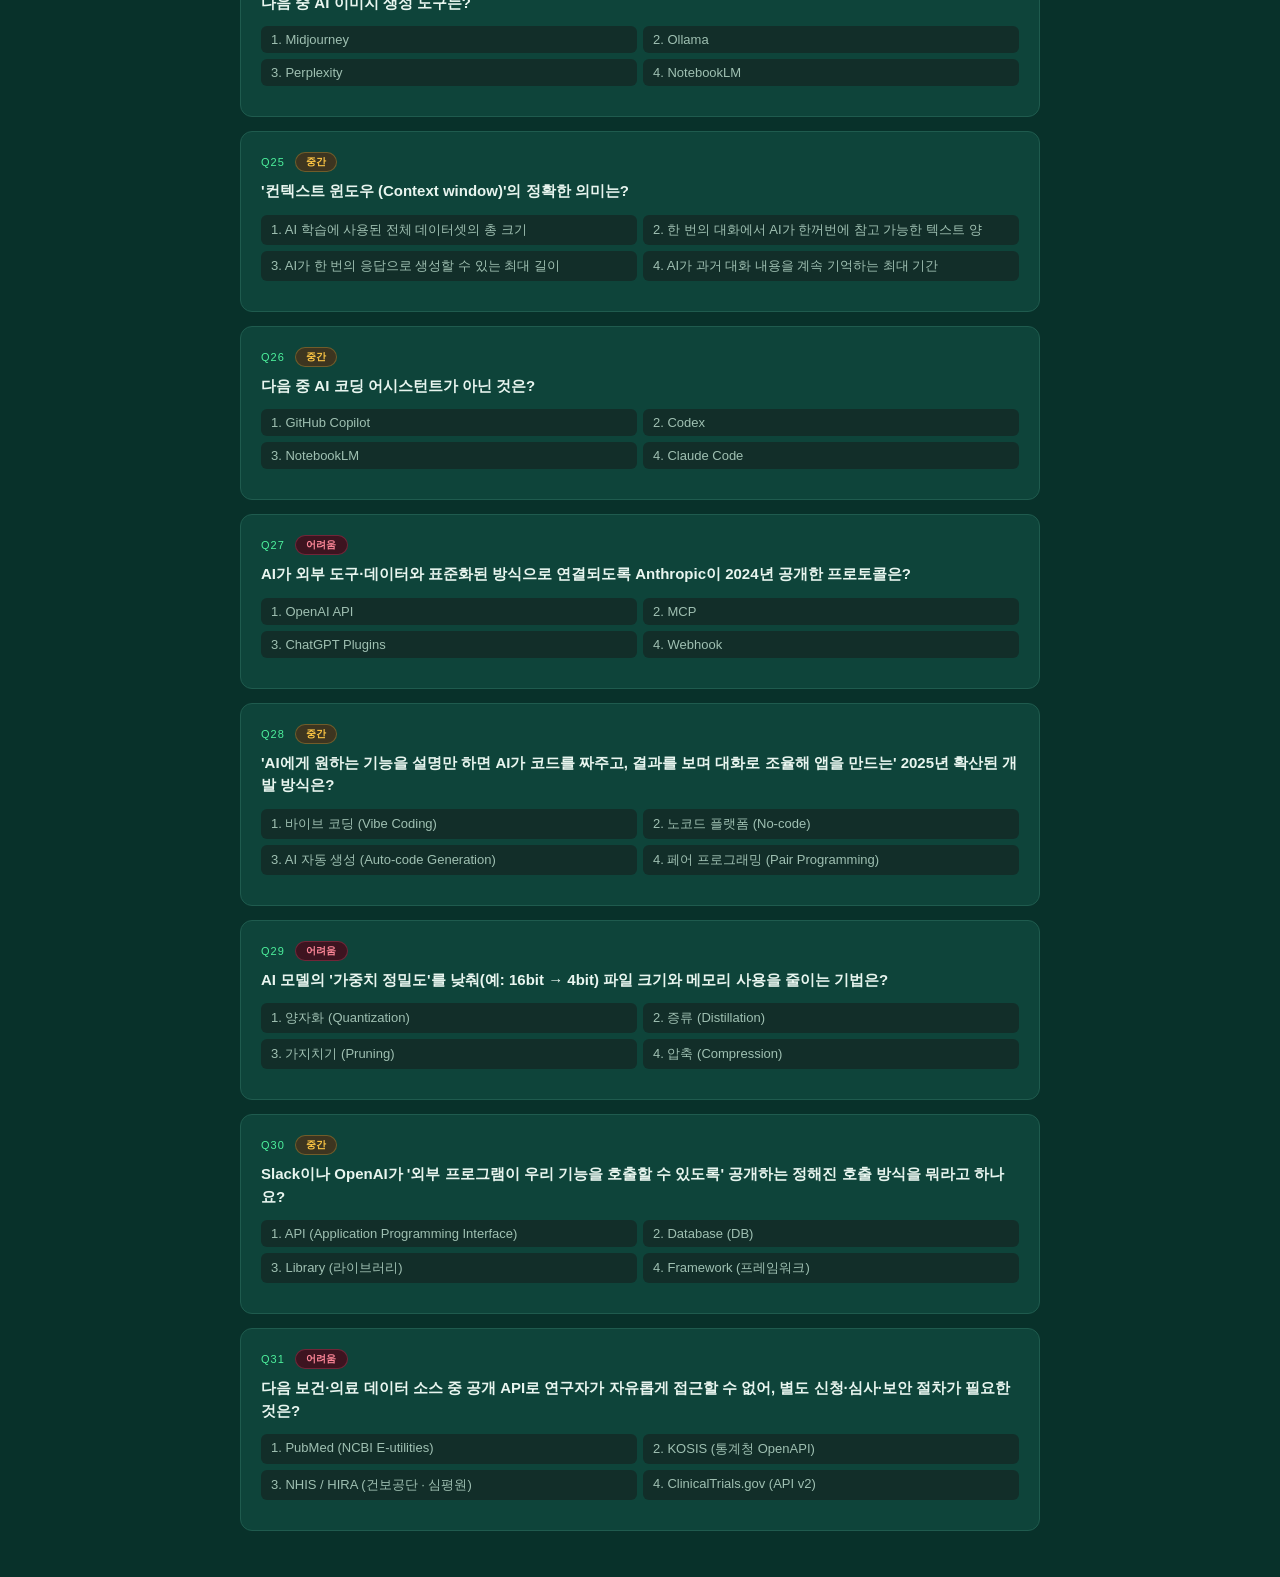
<file: questions-list.html>
<!DOCTYPE html>
<html lang="ko">
<head>
  <meta charset="UTF-8" />
  <meta name="viewport" content="width=device-width, initial-scale=1.0" />
  <title>문제 리스트 — AI Study Group</title>
  <style>
    * { box-sizing: border-box; margin: 0; padding: 0; }
    body { font-family: -apple-system, BlinkMacSystemFont, 'Segoe UI', sans-serif; background: #08312A; color: #E8F5EF; padding: 32px; }
    .wrap { max-width: 800px; margin: 0 auto; }
    h1 { font-size: 22px; margin-bottom: 8px; }
    .sub { color: #6E9488; font-size: 13px; margin-bottom: 16px; }
    .summary { display: flex; gap: 8px; flex-wrap: wrap; margin-bottom: 20px; }
    .summary .pill { font-size: 12px; padding: 4px 12px; border-radius: 16px; font-weight: 600; letter-spacing: 0.3px; }
    .summary .pill.easy { background: #0D4F35; color: #4DF09C; border: 1px solid #00E47C44; }
    .summary .pill.medium { background: #3D3520; color: #FFC845; border: 1px solid #FFC84544; }
    .summary .pill.hard { background: #3D1420; color: #FF8899; border: 1px solid #FF557744; }
    .summary .pill.total { background: #0E443A; color: #9FC0B2; border: 1px solid #1F5B4E; }
    .controls { display: flex; gap: 8px; flex-wrap: wrap; margin-bottom: 24px; }
    .toggle { padding: 10px 20px; background: #13584B; border: 1px solid #2B7D6C; border-radius: 8px; color: #4DF09C; font-size: 14px; cursor: pointer; }
    .toggle:hover { background: #1A6D5B; }
    .filter-btn { padding: 8px 14px; background: #0E443A; border: 1px solid #1F5B4E; border-radius: 8px; color: #9FC0B2; font-size: 13px; cursor: pointer; transition: all 0.15s; }
    .filter-btn:hover { border-color: #2B7D6C; }
    .filter-btn.active { background: #13584B; border-color: #00E47C; color: #4DF09C; font-weight: 600; }
    .q-card { background: #0E443A; border: 1px solid #1F5B4E; border-radius: 12px; padding: 20px; margin-bottom: 14px; }
    .q-card.hidden { display: none; }
    .q-header { display: flex; align-items: center; gap: 10px; margin-bottom: 8px; }
    .q-num { font-size: 11px; color: #4DF09C; letter-spacing: 1px; }
    .badge-diff { display: inline-block; font-size: 10px; padding: 2px 10px; border-radius: 10px; font-weight: 600; letter-spacing: 0.3px; }
    .badge-diff.easy { background: #0D4F35; color: #4DF09C; border: 1px solid #00E47C44; }
    .badge-diff.medium { background: #3D3520; color: #FFC845; border: 1px solid #FFC84544; }
    .badge-diff.hard { background: #3D1420; color: #FF8899; border: 1px solid #FF557744; }
    .q-text { font-size: 15px; font-weight: 600; margin-bottom: 12px; line-height: 1.5; }
    .opts { display: grid; grid-template-columns: 1fr 1fr; gap: 6px; margin-bottom: 10px; }
    .opt { font-size: 13px; padding: 6px 10px; border-radius: 6px; background: #122E29; color: #9FC0B2; }
    .opt.correct { background: #0D4F35; color: #4DF09C; font-weight: 600; }
    .explanation { font-size: 12px; color: #6E9488; line-height: 1.5; display: none; }
    .explanation.show { display: block; }
    .answers-hidden .opt.correct { background: #122E29; color: #9FC0B2; font-weight: normal; }
    .answers-hidden .explanation { display: none !important; }
  </style>
</head>
<body>
  <div class="wrap">
    <h1>전체 문제 리스트</h1>
    <p class="sub">실제 출제: 중간 7 · 어려움 3 = 10문제 · 문제당 7초</p>
    <div class="summary" id="summary"></div>
    <div class="controls">
      <button class="toggle" id="toggleBtn" onclick="toggleAnswers()">정답 보기</button>
      <button class="filter-btn active" data-filter="all" onclick="setFilter('all')">전체</button>
      <button class="filter-btn" data-filter="medium" onclick="setFilter('medium')">중간</button>
      <button class="filter-btn" data-filter="hard" onclick="setFilter('hard')">어려움</button>
    </div>
    <div id="list" class="answers-hidden"></div>
  </div>
  <script>
    const DIFF_LABEL = { easy: '쉬움', medium: '중간', hard: '어려움' };
    let showAnswers = false;
    let currentFilter = 'all';
    let loadedQs = [];

    async function load() {
      loadedQs = await (await fetch('questions.json')).json();
      const counts = loadedQs.reduce((a, q) => { a[q.difficulty] = (a[q.difficulty] || 0) + 1; return a; }, {});
      document.getElementById('summary').innerHTML = `
        <span class="pill total">전체 ${loadedQs.length}</span>
        <span class="pill medium">중간 ${counts.medium || 0}</span>
        <span class="pill hard">어려움 ${counts.hard || 0}</span>
      `;
      renderList();
    }

    function renderList() {
      document.getElementById('list').innerHTML = loadedQs.map((q, i) => {
        const diff = q.difficulty || 'easy';
        const hidden = (currentFilter !== 'all' && currentFilter !== diff) ? ' hidden' : '';
        return `<div class="q-card${hidden}">
          <div class="q-header">
            <span class="q-num">Q${i+1}</span>
            <span class="badge-diff ${diff}">${DIFF_LABEL[diff] || diff}</span>
          </div>
          <div class="q-text">${q.question}</div>
          <div class="opts">${q.options.map((o, j) => `<div class="opt ${j === q.answer ? 'correct' : ''}">${j+1}. ${o}</div>`).join('')}</div>
          <div class="explanation show">${q.explanation}</div>
        </div>`;
      }).join('');
    }

    function toggleAnswers() {
      showAnswers = !showAnswers;
      document.getElementById('list').classList.toggle('answers-hidden', !showAnswers);
      document.getElementById('toggleBtn').textContent = showAnswers ? '정답 숨기기' : '정답 보기';
    }

    function setFilter(f) {
      currentFilter = f;
      document.querySelectorAll('.filter-btn').forEach(b => b.classList.toggle('active', b.dataset.filter === f));
      renderList();
    }

    load();
  </script>
</body>
</html>
</file>
